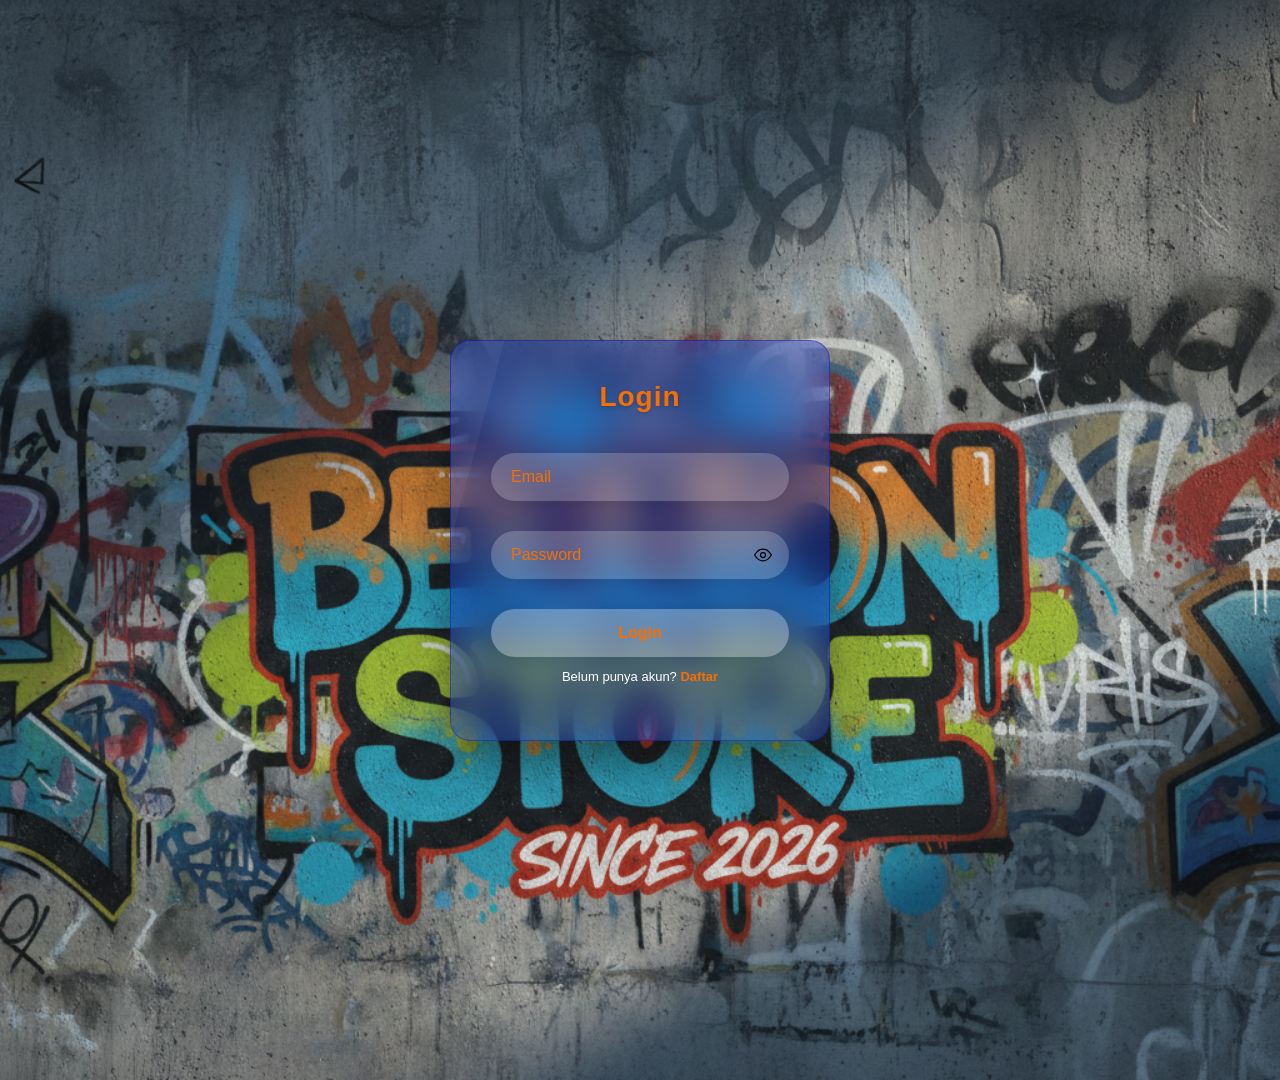
<file: index.html>
<!doctype html>
<html lang="en">
  <head>
    <meta charset="UTF-8" />
    <meta name="viewport" content="width=device-width, initial-scale=1.0" />
    <title>Login - Bellion Store</title>
    <link rel="stylesheet" href="style login bellion store.css" />
    <script src="https://accounts.google.com/gsi/client" async defer></script>
    <style>
      .input-group {
        position: relative;
      }
      .toggle-password {
        position: absolute;
        right: 10px;
        top: 50%;
        transform: translateY(-50%);
        background: transparent;
        border: none;
        padding: 6px;
        cursor: pointer;
        border-radius: 6px;
      }
      .toggle-password svg {
        width: 20px;
        height: 20px;
        display: block;
      }
    </style>
  </head>
  <body>
    <div class="glass-container">
      <!-- Login Form -->
      <form
        id="loginForm"
        onsubmit="AuthSystem.handleLogin(event)"
        autocomplete="off"
      >
        <!-- Dummy fields to capture browser autofill (keeps real inputs empty) -->
        <input
          type="text"
          name="fake_username"
          autocomplete="username"
          style="
            position: absolute;
            left: -9999px;
            top: auto;
            width: 1px;
            height: 1px;
            overflow: hidden;
          "
        />
        <input
          type="password"
          name="fake_password"
          autocomplete="current-password"
          style="
            position: absolute;
            left: -9999px;
            top: auto;
            width: 1px;
            height: 1px;
            overflow: hidden;
          "
        />
        <h2>Login</h2>

        <div class="input-group">
          <input
            type="email"
            id="email"
            name="email_input"
            required
            autocomplete="off"
          />
          <label for="email">Email</label>
        </div>

        <div class="input-group">
          <input
            type="password"
            id="password"
            name="password_input"
            required
            autocomplete="new-password"
          />
          <label for="password">Password</label>
          <button
            type="button"
            class="toggle-password"
            data-target="password"
            aria-label="Tampilkan password"
          >
            <svg
              viewBox="0 0 24 24"
              fill="none"
              stroke="currentColor"
              stroke-width="1.5"
              stroke-linecap="round"
              stroke-linejoin="round"
            >
              <path d="M2 12s4-7 10-7 10 7 10 7-4 7-10 7S2 12 2 12z"></path>
              <circle cx="12" cy="12" r="3"></circle>
            </svg>
          </button>
        </div>

        <div
          id="loginError"
          style="color: #f44336; text-align: center; margin-top: 8px"
        ></div>

        <button type="submit" class="login-btn">Login</button>

        <div style="text-align: center; margin-top: 12px; font-size: 13px">
          Belum punya akun?
          <a
            href="#"
            id="show-register"
            style="color: #f76f00; text-decoration: none; font-weight: 600"
            >Daftar</a
          >
        </div>

        <div style="text-align: center; margin-top: 16px">
          <div
            id="g_id_onload"
            data-client_id="338433787426-6boeu2to1vkmdhatgoig68cjnmnned7u.apps.googleusercontent.com"
            data-callback="handleGoogleSignIn"
          ></div>
          <div class="g_id_signin" data-type="standard"></div>
        </div>
      </form>

      <!-- Register Form -->
      <form
        id="registerForm"
        style="display: none"
        onsubmit="AuthSystem.handleRegister(event)"
        autocomplete="off"
      >
        <!-- Dummy fields to capture browser autofill for register form -->
        <input
          type="text"
          name="fake_reg_username"
          autocomplete="username"
          style="
            position: absolute;
            left: -9999px;
            top: auto;
            width: 1px;
            height: 1px;
            overflow: hidden;
          "
        />
        <input
          type="password"
          name="fake_reg_password"
          autocomplete="new-password"
          style="
            position: absolute;
            left: -9999px;
            top: auto;
            width: 1px;
            height: 1px;
            overflow: hidden;
          "
        />
        <h2>Daftar Akun</h2>

        <div class="input-group">
          <input
            type="email"
            id="reg-email"
            name="reg_email_input"
            required
            autocomplete="off"
          />
          <label for="reg-email">Email</label>
        </div>

        <div class="input-group">
          <input
            type="password"
            id="reg-password"
            name="reg_password_input"
            required
            minlength="6"
            autocomplete="new-password"
          />
          <label for="reg-password">Password (min 6 karakter)</label>
          <button
            type="button"
            class="toggle-password"
            data-target="reg-password"
            aria-label="Tampilkan password"
          >
            <svg
              viewBox="0 0 24 24"
              fill="none"
              stroke="currentColor"
              stroke-width="1.5"
              stroke-linecap="round"
              stroke-linejoin="round"
            >
              <path d="M2 12s4-7 10-7 10 7 10 7-4 7-10 7S2 12 2 12z"></path>
              <circle cx="12" cy="12" r="3"></circle>
            </svg>
          </button>
        </div>

        <div class="input-group">
          <input
            type="password"
            id="reg-confirm"
            name="reg_confirm_input"
            required
            minlength="6"
            autocomplete="new-password"
          />
          <label for="reg-confirm">Konfirmasi Password</label>
          <button
            type="button"
            class="toggle-password"
            data-target="reg-confirm"
            aria-label="Tampilkan password"
          >
            <svg
              viewBox="0 0 24 24"
              fill="none"
              stroke="currentColor"
              stroke-width="1.5"
              stroke-linecap="round"
              stroke-linejoin="round"
            >
              <path d="M2 12s4-7 10-7 10 7 10 7-4 7-10 7S2 12 2 12z"></path>
              <circle cx="12" cy="12" r="3"></circle>
            </svg>
          </button>
        </div>

        <div
          id="registerError"
          style="color: #f44336; text-align: center; margin-top: 8px"
        ></div>
        <div
          id="registerSuccess"
          style="color: #4caf50; text-align: center; margin-top: 8px"
        ></div>

        <div style="display: flex; gap: 8px; margin-top: 12px">
          <button type="submit" class="login-btn" style="flex: 1">
            Daftar
          </button>
          <button
            type="button"
            id="cancel-register"
            class="login-btn"
            style="background: #777; flex: 1"
          >
            Batal
          </button>
        </div>
      </form>
    </div>

    <script>
      // ============================================
      // BELLION STORE AUTHENTICATION SYSTEM
      // ============================================
      const AuthSystem = (function () {
        "use strict";

        // ========== Constants ==========
        const USERS_KEY = "bellion_users";
        const SESSION_KEY = "bellion_session";
        const STORE_PAGE = "homepage.html";

        // ========== Session Management ==========
        const Session = {
          set(email) {
            sessionStorage.setItem(
              SESSION_KEY,
              JSON.stringify({
                email,
                loginTime: new Date().toISOString(),
              }),
            );
          },

          get() {
            try {
              return JSON.parse(sessionStorage.getItem(SESSION_KEY) || "null");
            } catch {
              return null;
            }
          },

          clear() {
            sessionStorage.removeItem(SESSION_KEY);
          },
        };

        // ========== Storage Management ==========
        const Storage = {
          getUsers() {
            try {
              return JSON.parse(localStorage.getItem(USERS_KEY) || "{}");
            } catch (e) {
              console.error("Storage error:", e);
              return {};
            }
          },

          saveUsers(users) {
            try {
              localStorage.setItem(USERS_KEY, JSON.stringify(users));
            } catch (e) {
              console.error("Storage save error:", e);
            }
          },

          getUser(email) {
            const users = this.getUsers();
            return users[email] || null;
          },

          addUser(email, passwordHash) {
            const users = this.getUsers();
            users[email] = { password: passwordHash };
            this.saveUsers(users);
          },

          userExists(email) {
            return email in this.getUsers();
          },
        };

        // ========== Password Utilities ==========
        const Password = {
          encode(pw) {
            return btoa(pw);
          },

          verify(plainPassword, hash) {
            return this.encode(plainPassword) === hash;
          },
        };
        // Password toggle helper (adds eye icon behaviour)
        const _eyeClosed = `
                <svg viewBox="0 0 24 24" fill="none" stroke="currentColor" stroke-width="1.5" stroke-linecap="round" stroke-linejoin="round">
                    <path d="M2 12s4-7 10-7 10 7 10 7-4 7-10 7S2 12 2 12z"></path>
                    <circle cx="12" cy="12" r="3"></circle>
                </svg>`;
        const _eyeOpen = `
                <svg viewBox="0 0 24 24" fill="none" stroke="currentColor" stroke-width="1.5" stroke-linecap="round" stroke-linejoin="round">
                    <path d="M17.94 17.94A10.07 10.07 0 0 1 12 19c-6 0-10-7-10-7a18.86 18.86 0 0 1 4.06-5.94"></path>
                    <path d="M1 1l22 22"></path>
                </svg>`;

        function initPasswordToggles() {
          document.querySelectorAll(".toggle-password").forEach((btn) => {
            const targetId = btn.dataset.target;
            const input = document.getElementById(targetId);
            if (!input) return;
            // set initial icon
            btn.innerHTML = _eyeClosed;
            btn.addEventListener("click", () => {
              if (input.type === "password") {
                input.type = "text";
                btn.innerHTML = _eyeOpen;
                btn.setAttribute("aria-label", "Sembunyikan password");
              } else {
                input.type = "password";
                btn.innerHTML = _eyeClosed;
                btn.setAttribute("aria-label", "Tampilkan password");
              }
            });
          });
        }

        // ========== Validation ==========
        const Validators = {
          email(value) {
            const trimmed = value.trim().toLowerCase();
            if (!trimmed)
              return { valid: false, error: "Email tidak boleh kosong." };
            if (!trimmed.includes("@"))
              return { valid: false, error: "Email tidak valid." };
            return { valid: true, value: trimmed };
          },

          password(value) {
            if (!value)
              return { valid: false, error: "Password tidak boleh kosong." };
            if (value.length < 6)
              return { valid: false, error: "Password minimal 6 karakter." };
            return { valid: true };
          },

          passwordMatch(pw1, pw2) {
            if (pw1 !== pw2)
              return { valid: false, error: "Password tidak cocok." };
            return { valid: true };
          },
        };

        // ========== UI Helpers ==========
        const UI = {
          showError(elementId, msg) {
            const el = document.getElementById(elementId);
            if (el) el.textContent = msg;
          },

          showSuccess(elementId, msg) {
            const el = document.getElementById(elementId);
            if (el) el.textContent = msg;
          },

          clearErrors() {
            ["loginError", "registerError", "registerSuccess"].forEach((id) => {
              const el = document.getElementById(id);
              if (el) el.textContent = "";
            });
          },

          switchForm(hideId, showId) {
            this.clearErrors();
            const hideForm = document.getElementById(hideId);
            const showForm = document.getElementById(showId);
            if (hideForm) hideForm.style.display = "none";
            if (showForm) showForm.style.display = "";
          },
        };

        // ========== JWT Parser (for Google Sign-In) ==========
        const JWT = {
          parse(token) {
            try {
              const base64Url = token.split(".")[1];
              const base64 = base64Url.replace(/-/g, "+").replace(/_/g, "/");
              const jsonPayload = decodeURIComponent(
                atob(base64)
                  .split("")
                  .map(
                    (c) =>
                      "%" + ("00" + c.charCodeAt(0).toString(16)).slice(-2),
                  )
                  .join(""),
              );
              return JSON.parse(jsonPayload);
            } catch (e) {
              return null;
            }
          },
        };

        // ========== Public API ==========
        return {
          handleLogin(event) {
            event.preventDefault();
            UI.clearErrors();

            const emailVal = document.getElementById("email").value;
            const passwordVal = document.getElementById("password").value;

            const emailValidation = Validators.email(emailVal);
            if (!emailValidation.valid) {
              UI.showError("loginError", emailValidation.error);
              return;
            }

            const passwordValidation = Validators.password(passwordVal);
            if (!passwordValidation.valid) {
              UI.showError("loginError", passwordValidation.error);
              return;
            }

            const email = emailValidation.value;
            const user = Storage.getUser(email);

            if (!user) {
              UI.showError(
                "loginError",
                "Akun tidak ditemukan. Silakan daftar.",
              );
              return;
            }

            if (!Password.verify(passwordVal, user.password)) {
              UI.showError("loginError", "Email atau password salah.");
              return;
            }

            Session.set(email);
            window.location.href = STORE_PAGE;
          },

          handleRegister(event) {
            event.preventDefault();
            UI.clearErrors();

            const emailVal = document.getElementById("reg-email").value;
            const passwordVal = document.getElementById("reg-password").value;
            const confirmVal = document.getElementById("reg-confirm").value;

            const emailValidation = Validators.email(emailVal);
            if (!emailValidation.valid) {
              UI.showError("registerError", emailValidation.error);
              return;
            }

            const passwordValidation = Validators.password(passwordVal);
            if (!passwordValidation.valid) {
              UI.showError("registerError", passwordValidation.error);
              return;
            }

            const matchValidation = Validators.passwordMatch(
              passwordVal,
              confirmVal,
            );
            if (!matchValidation.valid) {
              UI.showError("registerError", matchValidation.error);
              return;
            }

            const email = emailValidation.value;
            if (Storage.userExists(email)) {
              UI.showError("registerError", "Email sudah terdaftar.");
              return;
            }

            const passwordHash = Password.encode(passwordVal);
            Storage.addUser(email, passwordHash);

            UI.showSuccess(
              "registerSuccess",
              "Pendaftaran berhasil! Silakan login.",
            );
            document.getElementById("registerForm").reset();

            setTimeout(() => {
              UI.switchForm("registerForm", "loginForm");
            }, 1500);
          },

          handleGoogleSignIn(response) {
            const data = JWT.parse(response.credential);
            if (data && data.email) {
              Session.set(data.email);
              window.location.href = STORE_PAGE;
            }
          },

          init() {
            // Form toggle
            const showRegBtn = document.getElementById("show-register");
            const cancelRegBtn = document.getElementById("cancel-register");

            if (showRegBtn) {
              showRegBtn.addEventListener("click", (e) => {
                e.preventDefault();
                UI.switchForm("loginForm", "registerForm");
              });
            }

            if (cancelRegBtn) {
              cancelRegBtn.addEventListener("click", () => {
                UI.switchForm("registerForm", "loginForm");
                document.getElementById("registerForm").reset();
              });
            }

            // Clear errors on input
            [
              "email",
              "password",
              "reg-email",
              "reg-password",
              "reg-confirm",
            ].forEach((id) => {
              const el = document.getElementById(id);
              if (el) el.addEventListener("input", () => UI.clearErrors());
            });

            // Prevent browser autofill: clear values and disable autocomplete on inputs
            [
              "email",
              "password",
              "reg-email",
              "reg-password",
              "reg-confirm",
            ].forEach((id) => {
              const el = document.getElementById(id);
              if (el) {
                try {
                  el.autocomplete = "off";
                } catch (e) {}
                el.value = "";
              }
            });

            // Initialize password visibility toggles
            try {
              initPasswordToggles();
            } catch (e) {
              /* ignore if not available */
            }

            // Initialize Google Sign-In
            if (window.google?.accounts?.id?.initialize) {
              google.accounts.id.initialize({
                client_id:
                  "338433787426-6boeu2to1vkmdhatgoig68cjnmnned7u.apps.googleusercontent.com",
                callback: handleGoogleSignIn,
              });
            }
          },
        };
      })();

      // Expose a global wrapper so GSI (data-callback) can call into the module
      window.handleGoogleSignIn = function (response) {
        try {
          AuthSystem.handleGoogleSignIn(response);
        } catch (e) {
          console.error("Google sign-in wrapper error:", e);
        }
      };

      // Initialize on DOM ready
      document.addEventListener("DOMContentLoaded", () => {
        AuthSystem.init();
      });
    </script>
  </body>
</html>
</file>
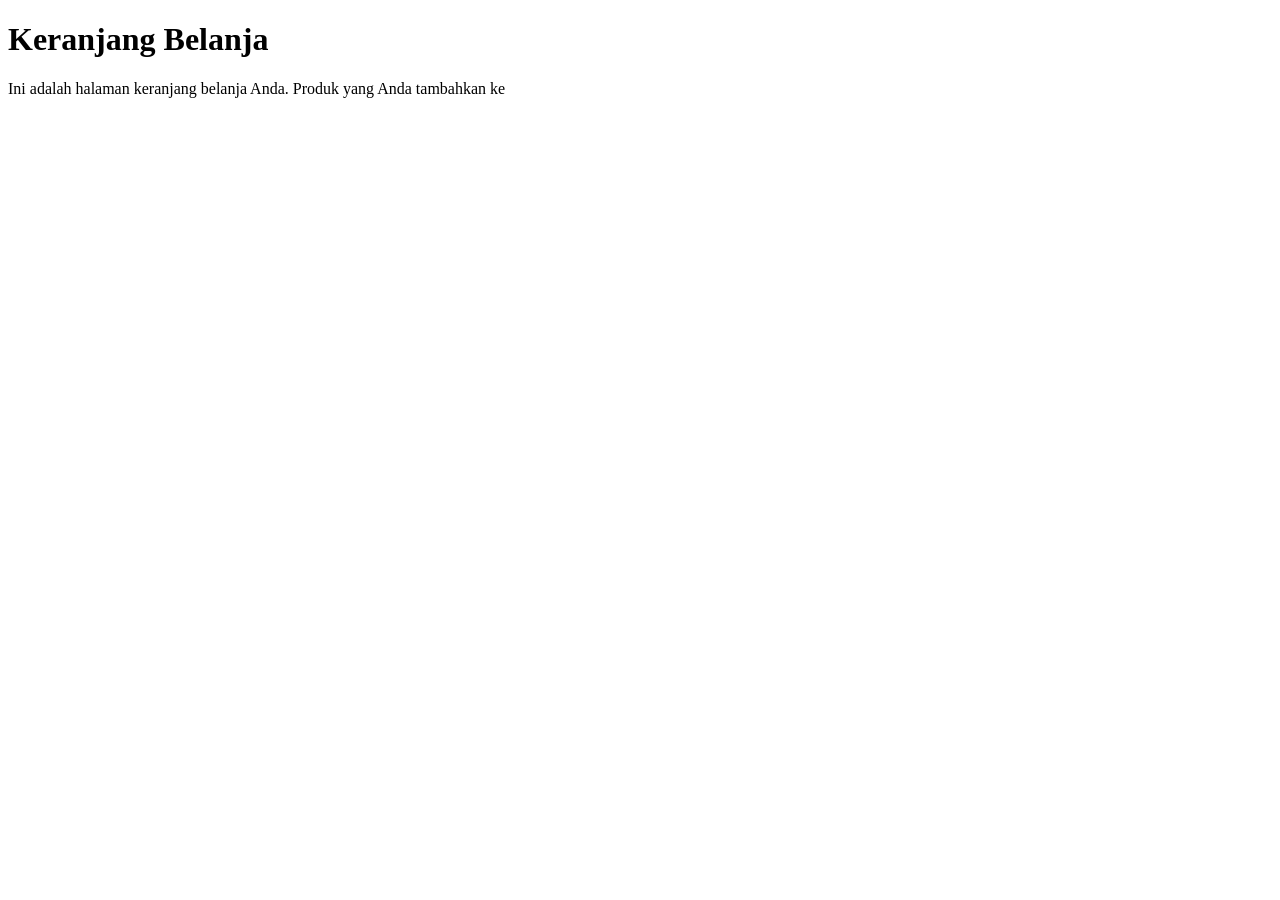
<file: cart.html>
<!doctype html>
<html lang="en">
  <head>
    <meta charset="UTF-8" />
    <meta
      name="viewport"
      content="width=c:\Users\malta\OneDrive\문서\tugas\bellion_store_new_design\bellion\about_us.html, initial-scale=1.0"
    />
    <title>Document</title>
  </head>
  <body>
    <h1>Keranjang Belanja</h1>
    <p>
      Ini adalah halaman keranjang belanja Anda. Produk yang Anda tambahkan ke
    </p>
  </body>
</html>
</file>
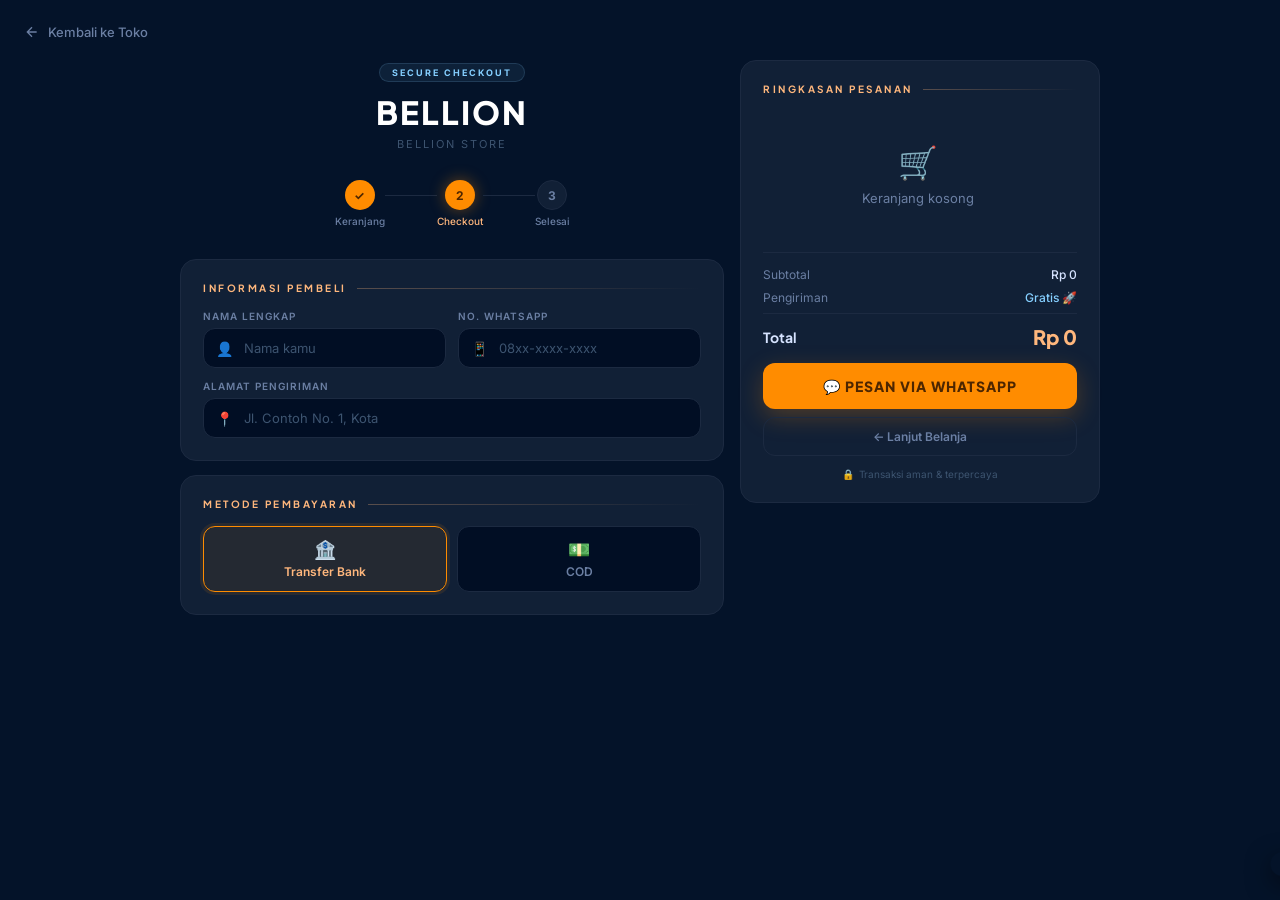
<file: checkout.html>
<!doctype html>
<html lang="id">
  <head>
    <meta charset="UTF-8" />
    <meta name="viewport" content="width=device-width, initial-scale=1.0" />
    <title>Checkout – Bellion Store</title>
    <link rel="stylesheet" href="check out.css" />
  </head>
  <body>
    <a class="back-link" href="bellion store.html">
      <svg
        viewBox="0 0 24 24"
        fill="none"
        stroke="currentColor"
        stroke-width="2"
      >
        <path d="M19 12H5M12 5l-7 7 7 7" />
      </svg>
      Kembali ke Toko
    </a>

    <div class="page">
      <div class="checkout-wrap">
        <!-- LEFT: Form -->
        <div>
          <div class="brand-header">
            <span class="brand-badge">SECURE CHECKOUT</span>
            <span class="brand-logo">BELLION</span>
            <span class="brand-sub">Bellion Store</span>
          </div>

          <div class="steps">
            <div class="step done">
              <div class="step-dot">✓</div>
              <div class="step-label">Keranjang</div>
            </div>
            <div class="step-line"></div>
            <div class="step active">
              <div class="step-dot">2</div>
              <div class="step-label">Checkout</div>
            </div>
            <div class="step-line"></div>
            <div class="step idle">
              <div class="step-dot">3</div>
              <div class="step-label">Selesai</div>
            </div>
          </div>

          <!-- Info Pembeli -->
          <div class="card">
            <div class="card-title">Informasi Pembeli</div>
            <div class="field-group">
              <div class="field-row">
                <div class="field">
                  <label>Nama Lengkap</label>
                  <div class="field-icon">
                    <span class="ico">👤</span>
                    <input
                      type="text"
                      id="namaPembeli"
                      placeholder="Nama kamu"
                    />
                  </div>
                </div>
                <div class="field">
                  <label>No. WhatsApp</label>
                  <div class="field-icon">
                    <span class="ico">📱</span>
                    <input
                      type="tel"
                      id="nomorWA"
                      placeholder="08xx-xxxx-xxxx"
                      pattern="^08\d{2}-\d{4}-\d{2,5}$"
                      required
                    />
                  </div>
                </div>
              </div>
              <div class="field">
                <label>Alamat Pengiriman</label>
                <div class="field-icon">
                  <span class="ico">📍</span>
                  <input
                    type="text"
                    id="alamat"
                    placeholder="Jl. Contoh No. 1, Kota"
                  />
                </div>
              </div>
            </div>
          </div>

          <!-- Metode Pembayaran -->
          <div class="card">
            <div class="card-title">Metode Pembayaran</div>
            <div class="payment-methods">
              <div
                class="pay-option selected"
                onclick="selectPayment(this, 'Transfer Bank')"
              >
                <span class="pay-icon">🏦</span>
                Transfer Bank
              </div>
              <div
                class="pay-option"
                onclick="selectPayment(this, 'COD - Bayar di Tempat')"
              >
                <span class="pay-icon">💵</span>
                COD
              </div>
            </div>

            <div class="bayar-section" id="bayarSection">
              <div class="field">
                <label>Jumlah Bayar (COD)</label>
                <input
                  type="number"
                  id="bayarInput"
                  placeholder="Masukkan nominal bayar"
                  oninput="hitungKembalian()"
                />
              </div>
              <div
                class="kembalian-box"
                id="kembalianBox"
                style="display: none"
              >
                <span>Kembalian</span>
                <span id="kembalianVal">—</span>
              </div>
            </div>
          </div>
        </div>

        <!-- RIGHT: Order Summary -->
        <div class="card" style="position: sticky; top: 24px">
          <div class="card-title">Ringkasan Pesanan</div>

          <div class="order-items" id="orderItems">
            <div class="empty-cart">
              <div class="icon">🛒</div>
              <div>Keranjang kosong</div>
            </div>
          </div>

          <div class="summary-rows">
            <div class="summary-row">
              <span>Subtotal</span>
              <span class="val" id="subtotalVal">Rp 0</span>
            </div>
            <div
              class="summary-row discount"
              id="discountRow"
              style="display: none"
            >
              <span>Diskon 🎉</span>
              <span class="val" id="discountVal">-Rp 0</span>
            </div>
            <div class="summary-row">
              <span>Pengiriman</span>
              <span class="val" style="color: var(--tertiary)">Gratis 🚀</span>
            </div>
            <div class="summary-row total">
              <span>Total</span>
              <span class="val" id="totalVal">Rp 0</span>
            </div>
          </div>

          <button class="btn-checkout" onclick="prosesCheckout()">
            💬 Pesan via WhatsApp
          </button>
          <button class="btn-back" onclick="window.history.back()">
            ← Lanjut Belanja
          </button>

          <div class="secure-badge">
            <span class="lock">🔒</span>
            Transaksi aman & terpercaya
          </div>
        </div>
      </div>
    </div>

    <div class="toast" id="toast"></div>

    <script>
      const PHONE_NUMBER = "6283194941654";

      let cart = JSON.parse(localStorage.getItem("cart")) || [];
      let selectedPayment = "Transfer Bank";
      let totalAkhir = 0;

      function renderItems() {
        const container = document.getElementById("orderItems");

        if (cart.length === 0) {
          const params = new URLSearchParams(window.location.search);
          const nama = params.get("nama");
          const harga = params.get("harga");
          if (nama && harga) {
            cart = [
              { name: nama, price: parseFloat(harga), qty: 1, image: null },
            ];
            renderItems();
            return;
          }
          container.innerHTML = `<div class="empty-cart"><div class="icon">🛒</div><div>Keranjang kosong</div></div>`;
          hitungTotal();
          return;
        }

        container.innerHTML = cart
          .map(
            (item) => `
          <div class="order-item">
            <img src="${item.image || ""}" alt="${item.name}" onerror="this.style.display='none'">
            <div style="flex:1">
              <div class="item-name">${item.name}</div>
              <div class="item-qty">× ${item.qty}</div>
            </div>
            <div class="item-price">Rp ${(item.price * item.qty).toLocaleString("id-ID")}</div>
          </div>
        `,
          )
          .join("");

        hitungTotal();
      }

      function hitungTotal() {
        const subtotal = cart.reduce((s, i) => s + i.price * i.qty, 0);
        let diskon = 0;
        if (subtotal >= 500000) diskon = subtotal * 0.1;
        else if (subtotal >= 300000) diskon = subtotal * 0.05;
        totalAkhir = subtotal - diskon;

        document.getElementById("subtotalVal").textContent =
          "Rp " + subtotal.toLocaleString("id-ID");
        document.getElementById("totalVal").textContent =
          "Rp " + totalAkhir.toLocaleString("id-ID");

        const discRow = document.getElementById("discountRow");
        if (diskon > 0) {
          discRow.style.display = "flex";
          document.getElementById("discountVal").textContent =
            "-Rp " + diskon.toLocaleString("id-ID");
        } else {
          discRow.style.display = "none";
        }
      }

      function selectPayment(el, method) {
        document
          .querySelectorAll(".pay-option")
          .forEach((o) => o.classList.remove("selected"));
        el.classList.add("selected");
        selectedPayment = method;

        const bayarSection = document.getElementById("bayarSection");
        if (method === "COD - Bayar di Tempat") {
          bayarSection.classList.add("show");
        } else {
          bayarSection.classList.remove("show");
          document.getElementById("kembalianBox").style.display = "none";
        }
      }

      function hitungKembalian() {
        const bayar =
          parseFloat(document.getElementById("bayarInput").value) || 0;
        const box = document.getElementById("kembalianBox");
        const val = document.getElementById("kembalianVal");
        if (bayar > 0) {
          box.style.display = "flex";
          const kembalian = bayar - totalAkhir;
          if (kembalian < 0) {
            box.classList.add("minus");
            val.textContent =
              "-Rp " + Math.abs(kembalian).toLocaleString("id-ID");
          } else {
            box.classList.remove("minus");
            val.textContent = "Rp " + kembalian.toLocaleString("id-ID");
          }
        } else {
          box.style.display = "none";
        }
      }

      function showToast(msg, type = "success") {
        const t = document.getElementById("toast");
        t.textContent = msg;
        t.className = `toast ${type} show`;
        setTimeout(() => t.classList.remove("show"), 3000);
      }

      function prosesCheckout() {
        const nama = document.getElementById("namaPembeli").value.trim();
        const wa = document.getElementById("nomorWA").value.trim();
        const alamat = document.getElementById("alamat").value.trim();

        if (!nama) {
          showToast("⚠️ Masukkan nama kamu dulu!", "error");
          return;
        }
        if (!wa) {
          showToast("⚠️ Masukkan nomor WhatsApp kamu!", "error");
          return;
        }
        if (!alamat) {
          showToast("⚠️ Masukkan alamat pengiriman!", "error");
          return;
        }
        if (cart.length === 0) {
          showToast("⚠️ Keranjang masih kosong!", "error");
          return;
        }

        const subtotal = cart.reduce((s, i) => s + i.price * i.qty, 0);
        let diskon = 0;
        if (subtotal >= 500000) diskon = subtotal * 0.1;
        else if (subtotal >= 300000) diskon = subtotal * 0.05;
        const total = subtotal - diskon;

        let daftarItem = "";
        cart.forEach((item) => {
          daftarItem += `  • ${item.name} (×${item.qty}) — Rp ${(item.price * item.qty).toLocaleString("id-ID")}\n`;
        });

        let pesan = `PESANAN BARU – BELLION STORE\n`;
        pesan += `━━━━━━━━━━━━━━━━━━━━\n\n`;
        pesan += `Nama: ${nama}\n`;
        pesan += `No. WA: ${wa}\n`;
        pesan += `Alamat: ${alamat}\n`;
        pesan += `Pembayaran: ${selectedPayment}\n\n`;
        pesan += `Detail Pesanan:\n${daftarItem}\n`;
        pesan += `━━━━━━━━━━━━━━━━━━━━\n`;
        pesan += `Subtotal: Rp ${subtotal.toLocaleString("id-ID")}\n`;
        if (diskon > 0)
          pesan += `Diskon: -Rp ${diskon.toLocaleString("id-ID")}\n`;
        pesan += `Total: Rp ${total.toLocaleString("id-ID")}\n\n`;
        pesan += `Mohon konfirmasi pesanan saya ya kak!`;

        const url = `https://wa.me/${PHONE_NUMBER}?text=${encodeURIComponent(pesan)}`;
        window.open(url, "_blank");
        showToast("✅ Membuka WhatsApp...", "success");
      }

      // Auto-format phone number to 08xx-xxxx-xxxx
      document
        .getElementById("nomorWA")
        .addEventListener("input", function (e) {
          let val = e.target.value.replace(/\D/g, ""); // Remove all non-numeric characters

          // Ensure it starts with 08 if there are any characters
          if (val.length > 0 && !val.startsWith("0")) {
            val = "08" + val;
          } else if (val.length > 1 && !val.startsWith("08")) {
            val = "08" + val.substring(2);
          }

          if (val.length > 13) val = val.substring(0, 13); // Max 13 digits

          // Format as 08xx-xxxx-xxxx
          let formatted = val;
          if (val.length > 4) {
            formatted = val.substring(0, 4) + "-" + val.substring(4);
          }
          if (val.length > 8) {
            formatted = formatted.substring(0, 9) + "-" + val.substring(8);
          }

          e.target.value = formatted;
        });

      renderItems();
    </script>
  </body>
</html>
</file>
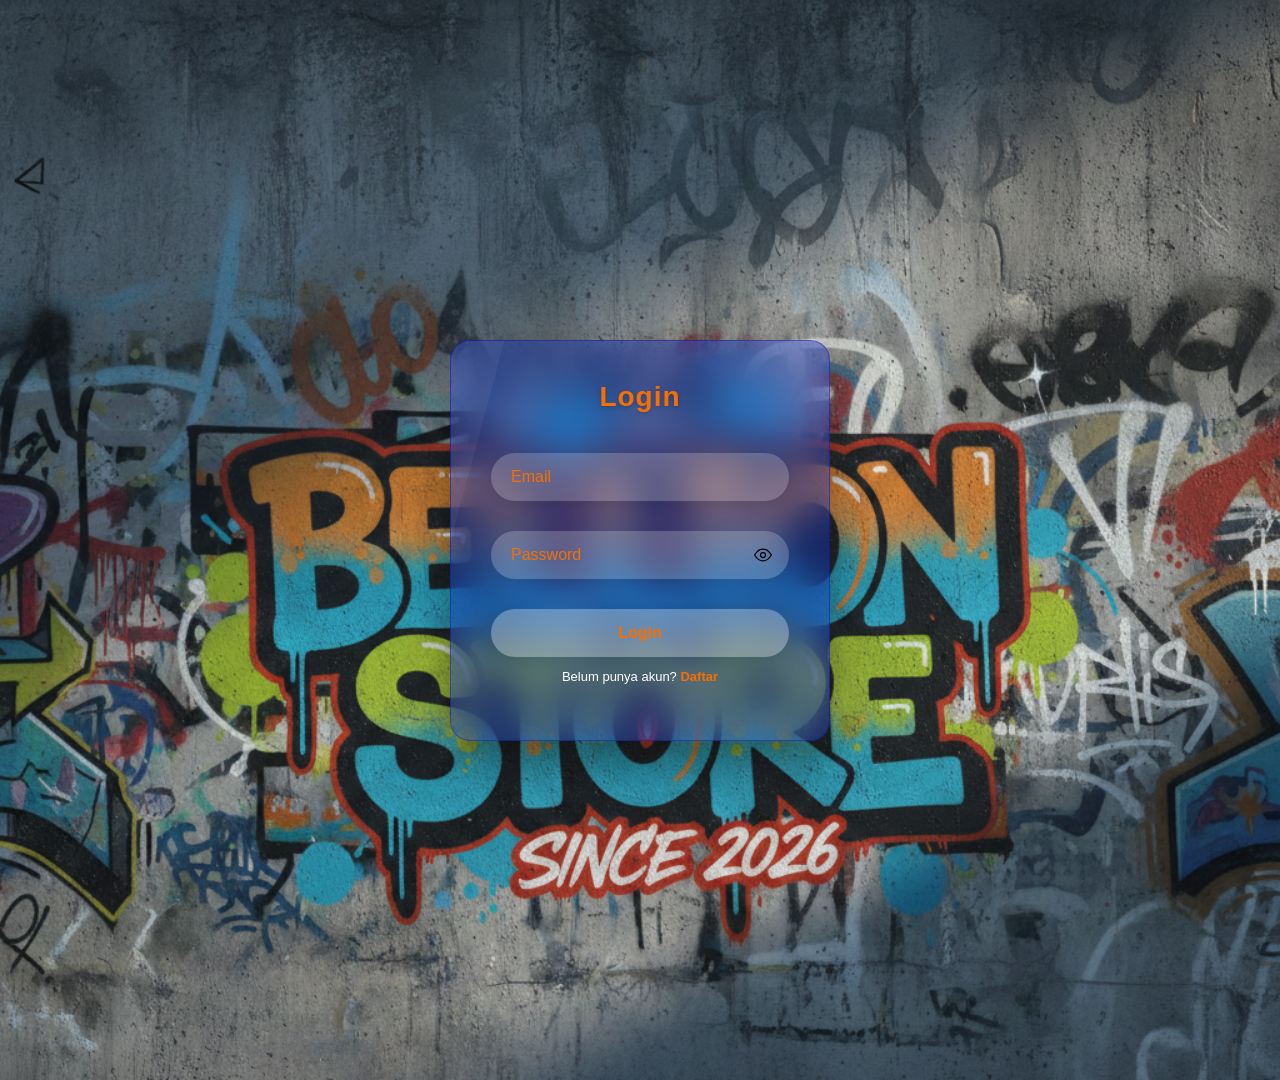
<file: login bellion store.html>
<!DOCTYPE html>
<html lang="en">
<head>
    <meta charset="UTF-8">
    <meta name="viewport" content="width=device-width, initial-scale=1.0">
    <title>Login - Bellion Store</title>
    <link rel="stylesheet" href="style login bellion store.css">
    <script src="https://accounts.google.com/gsi/client" async defer></script>
    <style>
        .input-group{position:relative}
        .toggle-password{position:absolute;right:10px;top:50%;transform:translateY(-50%);background:transparent;border:none;padding:6px;cursor:pointer;border-radius:6px}
        .toggle-password svg{width:20px;height:20px;display:block}
    </style>
</head>
<body>
    <div class="glass-container">
        <!-- Login Form -->
        <form id="loginForm" onsubmit="AuthSystem.handleLogin(event)" autocomplete="off">
            <!-- Dummy fields to capture browser autofill (keeps real inputs empty) -->
            <input type="text" name="fake_username" autocomplete="username" style="position:absolute;left:-9999px;top:auto;width:1px;height:1px;overflow:hidden;" />
            <input type="password" name="fake_password" autocomplete="current-password" style="position:absolute;left:-9999px;top:auto;width:1px;height:1px;overflow:hidden;" />
            <h2>Login</h2>

            <div class="input-group">
                <input type="email" id="email" name="email_input" required autocomplete="off">
                <label for="email">Email</label>
            </div>

            <div class="input-group">
                <input type="password" id="password" name="password_input" required autocomplete="new-password">
                <label for="password">Password</label>
                <button type="button" class="toggle-password" data-target="password" aria-label="Tampilkan password">
                    <svg viewBox="0 0 24 24" fill="none" stroke="currentColor" stroke-width="1.5" stroke-linecap="round" stroke-linejoin="round"><path d="M2 12s4-7 10-7 10 7 10 7-4 7-10 7S2 12 2 12z"></path><circle cx="12" cy="12" r="3"></circle></svg>
                </button>
            </div>

            <div id="loginError" style="color:#f44336; text-align:center; margin-top:8px;"></div>

            <button type="submit" class="login-btn">Login</button>

            <div style="text-align: center; margin-top: 12px; font-size: 13px;">
                Belum punya akun? <a href="#" id="show-register" style="color:#f76f00; text-decoration:none; font-weight:600;">Daftar</a>
            </div>

            <div style="text-align: center; margin-top: 16px;">
                 <div id="g_id_onload"
                     data-client_id="338433787426-6boeu2to1vkmdhatgoig68cjnmnned7u.apps.googleusercontent.com"
                     data-callback="handleGoogleSignIn">
                 </div>
                <div class="g_id_signin" data-type="standard"></div>
            </div>
        </form>

        <!-- Register Form -->
        <form id="registerForm" style="display:none;" onsubmit="AuthSystem.handleRegister(event)" autocomplete="off">
            <!-- Dummy fields to capture browser autofill for register form -->
            <input type="text" name="fake_reg_username" autocomplete="username" style="position:absolute;left:-9999px;top:auto;width:1px;height:1px;overflow:hidden;" />
            <input type="password" name="fake_reg_password" autocomplete="new-password" style="position:absolute;left:-9999px;top:auto;width:1px;height:1px;overflow:hidden;" />
            <h2>Daftar Akun</h2>

            <div class="input-group">
                <input type="email" id="reg-email" name="reg_email_input" required autocomplete="off">
                <label for="reg-email">Email</label>
            </div>

            <div class="input-group">
                <input type="password" id="reg-password" name="reg_password_input" required minlength="6" autocomplete="new-password">
                <label for="reg-password">Password (min 6 karakter)</label>
                <button type="button" class="toggle-password" data-target="reg-password" aria-label="Tampilkan password">
                    <svg viewBox="0 0 24 24" fill="none" stroke="currentColor" stroke-width="1.5" stroke-linecap="round" stroke-linejoin="round"><path d="M2 12s4-7 10-7 10 7 10 7-4 7-10 7S2 12 2 12z"></path><circle cx="12" cy="12" r="3"></circle></svg>
                </button>
            </div>

            <div class="input-group">
                <input type="password" id="reg-confirm" name="reg_confirm_input" required minlength="6" autocomplete="new-password">
                <label for="reg-confirm">Konfirmasi Password</label>
                <button type="button" class="toggle-password" data-target="reg-confirm" aria-label="Tampilkan password">
                    <svg viewBox="0 0 24 24" fill="none" stroke="currentColor" stroke-width="1.5" stroke-linecap="round" stroke-linejoin="round"><path d="M2 12s4-7 10-7 10 7 10 7-4 7-10 7S2 12 2 12z"></path><circle cx="12" cy="12" r="3"></circle></svg>
                </button>
            </div>

            <div id="registerError" style="color:#f44336; text-align:center; margin-top:8px;"></div>
            <div id="registerSuccess" style="color:#4caf50; text-align:center; margin-top:8px;"></div>

            <div style="display:flex; gap:8px; margin-top:12px;">
                <button type="submit" class="login-btn" style="flex:1;">Daftar</button>
                <button type="button" id="cancel-register" class="login-btn" style="background:#777; flex:1;">Batal</button>
            </div>
        </form>
    </div>

    <script>
        // ============================================
        // BELLION STORE AUTHENTICATION SYSTEM
        // ============================================
        const AuthSystem = (function() {
            'use strict';

            // ========== Constants ==========
            const USERS_KEY = 'bellion_users';
            const SESSION_KEY = 'bellion_session';
            const STORE_PAGE = 'homepage.html';

            // ========== Session Management ==========
            const Session = {
                set(email) {
                    sessionStorage.setItem(SESSION_KEY, JSON.stringify({
                        email,
                        loginTime: new Date().toISOString()
                    }));
                },

                get() {
                    try {
                        return JSON.parse(sessionStorage.getItem(SESSION_KEY) || 'null');
                    } catch {
                        return null;
                    }
                },

                clear() {
                    sessionStorage.removeItem(SESSION_KEY);
                }
            };

            // ========== Storage Management ==========
            const Storage = {
                getUsers() {
                    try {
                        return JSON.parse(localStorage.getItem(USERS_KEY) || '{}');
                    } catch (e) {
                        console.error('Storage error:', e);
                        return {};
                    }
                },

                saveUsers(users) {
                    try {
                        localStorage.setItem(USERS_KEY, JSON.stringify(users));
                    } catch (e) {
                        console.error('Storage save error:', e);
                    }
                },

                getUser(email) {
                    const users = this.getUsers();
                    return users[email] || null;
                },

                addUser(email, passwordHash) {
                    const users = this.getUsers();
                    users[email] = { password: passwordHash };
                    this.saveUsers(users);
                },

                userExists(email) {
                    return email in this.getUsers();
                }
            };

            // ========== Password Utilities ==========
            const Password = {
                encode(pw) {
                    return btoa(pw);
                },

                verify(plainPassword, hash) {
                    return this.encode(plainPassword) === hash;
                }
            };
            // Password toggle helper (adds eye icon behaviour)
            const _eyeClosed = `
                <svg viewBox="0 0 24 24" fill="none" stroke="currentColor" stroke-width="1.5" stroke-linecap="round" stroke-linejoin="round">
                    <path d="M2 12s4-7 10-7 10 7 10 7-4 7-10 7S2 12 2 12z"></path>
                    <circle cx="12" cy="12" r="3"></circle>
                </svg>`;
            const _eyeOpen = `
                <svg viewBox="0 0 24 24" fill="none" stroke="currentColor" stroke-width="1.5" stroke-linecap="round" stroke-linejoin="round">
                    <path d="M17.94 17.94A10.07 10.07 0 0 1 12 19c-6 0-10-7-10-7a18.86 18.86 0 0 1 4.06-5.94"></path>
                    <path d="M1 1l22 22"></path>
                </svg>`;

            function initPasswordToggles() {
                document.querySelectorAll('.toggle-password').forEach(btn => {
                    const targetId = btn.dataset.target;
                    const input = document.getElementById(targetId);
                    if (!input) return;
                    // set initial icon
                    btn.innerHTML = _eyeClosed;
                    btn.addEventListener('click', () => {
                        if (input.type === 'password') {
                            input.type = 'text';
                            btn.innerHTML = _eyeOpen;
                            btn.setAttribute('aria-label', 'Sembunyikan password');
                        } else {
                            input.type = 'password';
                            btn.innerHTML = _eyeClosed;
                            btn.setAttribute('aria-label', 'Tampilkan password');
                        }
                    });
                });
            }

            // ========== Validation ==========
            const Validators = {
                email(value) {
                    const trimmed = value.trim().toLowerCase();
                    if (!trimmed) return { valid: false, error: 'Email tidak boleh kosong.' };
                    if (!trimmed.includes('@')) return { valid: false, error: 'Email tidak valid.' };
                    return { valid: true, value: trimmed };
                },

                password(value) {
                    if (!value) return { valid: false, error: 'Password tidak boleh kosong.' };
                    if (value.length < 6) return { valid: false, error: 'Password minimal 6 karakter.' };
                    return { valid: true };
                },

                passwordMatch(pw1, pw2) {
                    if (pw1 !== pw2) return { valid: false, error: 'Password tidak cocok.' };
                    return { valid: true };
                }
            };

            // ========== UI Helpers ==========
            const UI = {
                showError(elementId, msg) {
                    const el = document.getElementById(elementId);
                    if (el) el.textContent = msg;
                },

                showSuccess(elementId, msg) {
                    const el = document.getElementById(elementId);
                    if (el) el.textContent = msg;
                },

                clearErrors() {
                    ['loginError', 'registerError', 'registerSuccess'].forEach(id => {
                        const el = document.getElementById(id);
                        if (el) el.textContent = '';
                    });
                },

                switchForm(hideId, showId) {
                    this.clearErrors();
                    const hideForm = document.getElementById(hideId);
                    const showForm = document.getElementById(showId);
                    if (hideForm) hideForm.style.display = 'none';
                    if (showForm) showForm.style.display = '';
                }
            };

            // ========== JWT Parser (for Google Sign-In) ==========
            const JWT = {
                parse(token) {
                    try {
                        const base64Url = token.split('.')[1];
                        const base64 = base64Url.replace(/-/g, '+').replace(/_/g, '/');
                        const jsonPayload = decodeURIComponent(
                            atob(base64).split('').map(c =>
                                '%' + ('00' + c.charCodeAt(0).toString(16)).slice(-2)
                            ).join('')
                        );
                        return JSON.parse(jsonPayload);
                    } catch (e) {
                        return null;
                    }
                }
            };

            // ========== Public API ==========
            return {
                handleLogin(event) {
                    event.preventDefault();
                    UI.clearErrors();

                    const emailVal = document.getElementById('email').value;
                    const passwordVal = document.getElementById('password').value;

                    const emailValidation = Validators.email(emailVal);
                    if (!emailValidation.valid) {
                        UI.showError('loginError', emailValidation.error);
                        return;
                    }

                    const passwordValidation = Validators.password(passwordVal);
                    if (!passwordValidation.valid) {
                        UI.showError('loginError', passwordValidation.error);
                        return;
                    }

                    const email = emailValidation.value;
                    const user = Storage.getUser(email);

                    if (!user) {
                        UI.showError('loginError', 'Akun tidak ditemukan. Silakan daftar.');
                        return;
                    }

                    if (!Password.verify(passwordVal, user.password)) {
                        UI.showError('loginError', 'Email atau password salah.');
                        return;
                    }

                    Session.set(email);
                    window.location.href = STORE_PAGE;
                },

                handleRegister(event) {
                    event.preventDefault();
                    UI.clearErrors();

                    const emailVal = document.getElementById('reg-email').value;
                    const passwordVal = document.getElementById('reg-password').value;
                    const confirmVal = document.getElementById('reg-confirm').value;

                    const emailValidation = Validators.email(emailVal);
                    if (!emailValidation.valid) {
                        UI.showError('registerError', emailValidation.error);
                        return;
                    }

                    const passwordValidation = Validators.password(passwordVal);
                    if (!passwordValidation.valid) {
                        UI.showError('registerError', passwordValidation.error);
                        return;
                    }

                    const matchValidation = Validators.passwordMatch(passwordVal, confirmVal);
                    if (!matchValidation.valid) {
                        UI.showError('registerError', matchValidation.error);
                        return;
                    }

                    const email = emailValidation.value;
                    if (Storage.userExists(email)) {
                        UI.showError('registerError', 'Email sudah terdaftar.');
                        return;
                    }

                    const passwordHash = Password.encode(passwordVal);
                    Storage.addUser(email, passwordHash);

                    UI.showSuccess('registerSuccess', 'Pendaftaran berhasil! Silakan login.');
                    document.getElementById('registerForm').reset();

                    setTimeout(() => {
                        UI.switchForm('registerForm', 'loginForm');
                    }, 1500);
                },

                handleGoogleSignIn(response) {
                    const data = JWT.parse(response.credential);
                    if (data && data.email) {
                        Session.set(data.email);
                        window.location.href = STORE_PAGE;
                    }
                },

                init() {
                    // Form toggle
                    const showRegBtn = document.getElementById('show-register');
                    const cancelRegBtn = document.getElementById('cancel-register');

                    if (showRegBtn) {
                        showRegBtn.addEventListener('click', (e) => {
                            e.preventDefault();
                            UI.switchForm('loginForm', 'registerForm');
                        });
                    }

                    if (cancelRegBtn) {
                        cancelRegBtn.addEventListener('click', () => {
                            UI.switchForm('registerForm', 'loginForm');
                            document.getElementById('registerForm').reset();
                        });
                    }

                    // Clear errors on input
                    ['email', 'password', 'reg-email', 'reg-password', 'reg-confirm'].forEach(id => {
                        const el = document.getElementById(id);
                        if (el) el.addEventListener('input', () => UI.clearErrors());
                    });

                    // Prevent browser autofill: clear values and disable autocomplete on inputs
                    ['email', 'password', 'reg-email', 'reg-password', 'reg-confirm'].forEach(id => {
                        const el = document.getElementById(id);
                        if (el) {
                            try { el.autocomplete = 'off'; } catch (e) {}
                            el.value = '';
                        }
                    });

                    // Initialize password visibility toggles
                    try { initPasswordToggles(); } catch (e) { /* ignore if not available */ }

                    // Initialize Google Sign-In
                    if (window.google?.accounts?.id?.initialize) {
                        google.accounts.id.initialize({
                            client_id: '338433787426-6boeu2to1vkmdhatgoig68cjnmnned7u.apps.googleusercontent.com',
                            callback: handleGoogleSignIn
                        });
                    }
                }
            };
        })();

        // Expose a global wrapper so GSI (data-callback) can call into the module
        window.handleGoogleSignIn = function(response) {
            try {
                AuthSystem.handleGoogleSignIn(response);
            } catch (e) {
                console.error('Google sign-in wrapper error:', e);
            }
        };

        // Initialize on DOM ready
        document.addEventListener('DOMContentLoaded', () => {
            AuthSystem.init();
        });
    </script>
</body>
</html>
</file>
<file: style login bellion store.css>
* {
  margin: 0;
  padding: 0;
  box-sizing: border-box;
  font-family: "Segoe UI", Tahoma, Geneva, Verdana, sans-serif;
}

body {
  color: #ffffff;
}

body {
  min-height: 120vh;
  display: flex;
  justify-content: center;
  align-items: center;
  background: url(image/bellion\ store.png);
  animation: gradientBG 20s ease infinite;
  overflow: hidden;
  background-size: cover;
}

@keyframes gradientBG {
  0% {
    background-position: 0% 50%;
  }
  50% {
    background-position: 100% 50%;
  }
  100% {
    background-position: 0% 50%;
  }
}

.glass-container {
  position: relative;
  width: 380px;
  padding: 40px;
  border-radius: 20px;
  backdrop-filter: blur(20px);
  background: rgba(6, 43, 211, 0.349);
  border: 1px solid rgba(24, 9, 161, 0.4);
  box-shadow: 0 25px 45px rgb(0, 0, 0, 0.4);
  z-index: 10;
  overflow: hidden;
}

.glass-container::before {
  content: "";
  position: absolute;
  top: 0;
  left: -100%;
  width: 100%;
  height: 100%;
  background: rgba(255, 255, 255, 0.05);
  transform: skewX(-15deg);
  transition: 0.5s;
  pointer-events: none;
}

.glass-container:hover::before {
  left: 120%;
}

.glass-container h2 {
  color: #f76f00;
  font-size: 28px;
  font-weight: 600;
  text-align: center;
  letter-spacing: 1px;
  margin-bottom: 40px;
  text-shadow: 0 2px 4px rgba(0, 0, 0, 0.2);
}

.input-group {
  position: relative;
  margin-bottom: 30px;
}
.input-group input {
  width: 100%;
  padding: 15px 20px;
  background: rgba(255, 255, 255, 0.2);
  border: none;
  outline: none;
  border-radius: 35px;
  font-size: 16px;
  color: #ffffff;
  box-shadow: 0 5px 10px rgba(0, 0, 0, 0.05);
  transition: all 0.3s ease;
}

.input-group input::placeholder {
  color: rgba(255, 255, 255, 0.7);
}
.input-group input:focus {
  background: rgba(255, 255, 255, 0.3);
  box-shadow: 0 8px 20px rgba(0, 0, 0, 0.1);
}

.input-group label {
  position: absolute;
  top: 50%;
  left: 20px;
  transform: translateY(-50%);
  color: #f76f00;
  font-size: 16px;
  pointer-events: none;
  transition: all 0.3s ease;
}

.input-group input:focus + label,
.input-group input:valid + label {
  top: 0;
  left: 15px;
  font-size: 12px;
  background: rgba(255, 255, 255, 0.2);
  padding: 2px 8px;
  border-radius: 10px;
  color: #fff;
}

.remember-forgot {
  display: flex;
  justify-content: space-between;
  align-items: center;
  margin-bottom: 25px;
  font-size: 14px;
  color: rgba(255, 255, 255, 0.8);
}

.remember-forgot label {
  display: flex;
  align-items: center;
  cursor: pointer;
}

.remember-forgot input {
  margin-right: 8px;
  accent-color: #fff;
}

.remember-forgot a {
  color: #f76f00;
  text-decoration: none;
  transition: all 0.3s ease;
}

.remember-forgot a:hover {
  text-decoration: underline;
}

.login-btn {
  width: 100%;
  padding: 15px;
  background: rgba(255, 255, 255, 0.3);
  border: none;
  outline: none;
  border-radius: 35px;
  color: #f76f00;
  font-size: 16px;
  font-weight: 600;
  cursor: pointer;
  transition: all 0.3s ease;
  box-shadow: 0 5px 15px rgba(0, 0, 0, 0.1);
}

.login-btn:hover {
  background: rgba(255, 255, 255, 0.4);
  transform: translateY(-3px);
  box-shadow: 0 8px 20px rgba(0, 0, 0, 0.2);
}

.register-link {
  text-align: center;
  margin-top: 25px;
  color: #f76f00;
  font-size: 14px;
}

.register-link a {
  color: #f76f00;
  font-weight: 600;
  text-decoration: none;
  transition: all 0.3s ease;
}

.register-link a:hover {
  text-decoration: underline;
}
</file>
<file: check out.css>
@import url("https://fonts.googleapis.com/css2?family=Plus+Jakarta+Sans:wght@400;600;700;800&family=Inter:wght@400;500;600&display=swap");

:root {
  --bg: #041329;
  --surface: #041329;
  --card: #112036;
  --card-high: #1c2a41;
  --card-low: #0d1c32;
  --card-lowest: #010e24;

  --text: #d6e3ff;
  --text-muted: #6b7fa3;
  --text-hint: #3d5470;

  --accent: #ff8c00;
  --accent-soft: #ffb77d;
  --accent-2: #fdb881;
  --tertiary: #85cfff;

  --border: #1c2a41;
  --border-high: #27354c;

  --radius: 12px;
  --radius-lg: 16px;
  --radius-xl: 20px;
  --ease: cubic-bezier(0.2, 0.9, 0.2, 1);
}

/* ── Reset ─────────────────────────────────────── */
*,
*::before,
*::after {
  box-sizing: border-box;
  margin: 0;
  padding: 0;
}

html,
body {
  min-height: 100vh;
  font-family: "Inter", ui-sans-serif, system-ui, sans-serif;
  background: var(--bg);
  color: var(--text);
  -webkit-font-smoothing: antialiased;
}

/* ── Back link ──────────────────────────────────── */
.back-link {
  position: fixed;
  top: 24px;
  left: 24px;
  z-index: 10;
  display: flex;
  align-items: center;
  gap: 8px;
  color: var(--text-muted);
  text-decoration: none;
  font-size: 13px;
  font-weight: 500;
  transition: color 0.2s;
}
.back-link:hover {
  color: var(--accent-soft);
}
.back-link svg {
  width: 16px;
  height: 16px;
}

/* ── Page layout ────────────────────────────────── */
.page {
  min-height: 100vh;
  display: flex;
  align-items: flex-start;
  justify-content: center;
  padding: 60px 20px 40px;
}

.checkout-wrap {
  width: 100%;
  max-width: 920px;
  display: grid;
  grid-template-columns: 1fr 360px;
  gap: 16px;
  align-items: start;
}

/* ── Brand header ───────────────────────────────── */
.brand-header {
  text-align: center;
  margin-bottom: 28px;
}
.brand-badge {
  display: inline-block;
  padding: 3px 12px;
  border-radius: 9999px;
  background: rgba(133, 207, 255, 0.08);
  border: 1px solid rgba(133, 207, 255, 0.15);
  color: var(--tertiary);
  font-size: 9px;
  font-weight: 700;
  letter-spacing: 2px;
  text-transform: uppercase;
  margin-bottom: 10px;
}
.brand-logo {
  font-family: "Plus Jakarta Sans", sans-serif;
  font-size: 32px;
  font-weight: 800;
  letter-spacing: 2px;
  color: #fff;
  display: block;
}
.brand-sub {
  font-size: 11px;
  color: var(--text-hint);
  letter-spacing: 2px;
  text-transform: uppercase;
  margin-top: 4px;
}

/* ── Steps ──────────────────────────────────────── */
.steps {
  display: flex;
  align-items: center;
  justify-content: center;
  margin-bottom: 32px;
}
.step {
  display: flex;
  flex-direction: column;
  align-items: center;
  gap: 5px;
}
.step-dot {
  width: 30px;
  height: 30px;
  border-radius: 50%;
  display: flex;
  align-items: center;
  justify-content: center;
  font-size: 12px;
  font-weight: 700;
}
.step.done .step-dot,
.step.active .step-dot {
  background: var(--accent);
  color: #4d2600;
}
.step.active .step-dot {
  box-shadow: 0 0 16px rgba(255, 140, 0, 0.4);
}
.step.idle .step-dot {
  background: var(--card);
  color: var(--text-muted);
  border: 1px solid var(--border);
}
.step-label {
  font-size: 10px;
  color: var(--text-muted);
  font-weight: 500;
}
.step.active .step-label {
  color: var(--accent-soft);
}
.step-line {
  width: 52px;
  height: 1px;
  background: var(--border);
  margin-bottom: 18px;
  align-self: flex-start;
  margin-top: 15px;
}

/* ── Cards ──────────────────────────────────────── */
.card {
  background: var(--card);
  border: 1px solid var(--border);
  border-radius: var(--radius-lg);
  padding: 22px;
  margin-bottom: 14px;
}
.card:last-child {
  margin-bottom: 0;
}

.card-title {
  font-family: "Plus Jakarta Sans", sans-serif;
  font-size: 10px;
  font-weight: 700;
  letter-spacing: 2.5px;
  text-transform: uppercase;
  color: var(--accent-soft);
  margin-bottom: 16px;
  display: flex;
  align-items: center;
  gap: 10px;
}
.card-title::after {
  content: "";
  flex: 1;
  height: 1px;
  background: linear-gradient(90deg, rgba(255, 183, 125, 0.3), transparent);
}

/* ── Form fields ────────────────────────────────── */
.field-group {
  display: flex;
  flex-direction: column;
  gap: 12px;
}
.field-row {
  display: grid;
  grid-template-columns: 1fr 1fr;
  gap: 12px;
}
.field {
  display: flex;
  flex-direction: column;
  gap: 6px;
}
.field label {
  font-size: 10px;
  font-weight: 600;
  text-transform: uppercase;
  letter-spacing: 1px;
  color: var(--text-muted);
}
.field input,
.field select,
.field textarea {
  padding: 11px 14px;
  border-radius: var(--radius);
  border: 1.5px solid var(--border);
  background: var(--card-lowest);
  color: var(--text);
  font-family: "Inter", sans-serif;
  font-size: 13px;
  outline: none;
  transition:
    border-color 0.25s var(--ease),
    box-shadow 0.25s var(--ease);
  width: 100%;
}
.field input::placeholder {
  color: var(--text-hint);
}
.field input:focus,
.field select:focus,
.field textarea:focus {
  border-color: var(--accent);
  box-shadow: 0 0 0 3px rgba(255, 140, 0, 0.12);
}
.field input[readonly] {
  opacity: 0.7;
  cursor: default;
  color: var(--accent-soft);
  font-weight: 600;
}

.field-icon {
  position: relative;
}
.field-icon input {
  padding-left: 40px;
}
.field-icon .ico {
  position: absolute;
  left: 13px;
  top: 50%;
  transform: translateY(-50%);
  font-size: 14px;
  pointer-events: none;
}

/* ── Payment method ─────────────────────────────── */
.payment-methods {
  display: grid;
  grid-template-columns: 1fr 1fr;
  gap: 10px;
  margin-top: 4px;
}
.pay-option {
  padding: 12px 8px;
  border-radius: var(--radius);
  border: 1.5px solid var(--border);
  background: var(--card-lowest);
  text-align: center;
  cursor: pointer;
  transition: all 0.2s var(--ease);
  font-size: 12px;
  font-weight: 600;
  color: var(--text-muted);
}
.pay-option .pay-icon {
  font-size: 18px;
  display: block;
  margin-bottom: 4px;
}
.pay-option:hover {
  border-color: var(--accent-soft);
  color: var(--text);
}
.pay-option.selected {
  border-color: var(--accent);
  background: rgba(255, 140, 0, 0.08);
  color: var(--accent-soft);
  box-shadow: 0 0 0 3px rgba(255, 140, 0, 0.1);
}

/* ── COD bayar section ──────────────────────────── */
.bayar-section {
  display: none;
  flex-direction: column;
  gap: 12px;
  margin-top: 14px;
  padding-top: 14px;
  border-top: 1px solid var(--border);
  animation: fadeUp 0.3s var(--ease);
}
.bayar-section.show {
  display: flex;
}

.kembalian-box {
  padding: 11px 14px;
  border-radius: var(--radius);
  background: rgba(133, 207, 255, 0.06);
  border: 1px solid rgba(133, 207, 255, 0.15);
  display: flex;
  justify-content: space-between;
  font-size: 13px;
  font-weight: 600;
  color: var(--tertiary);
}
.kembalian-box.minus {
  background: rgba(248, 113, 113, 0.06);
  border-color: rgba(248, 113, 113, 0.2);
  color: #f87171;
}

/* ── Order items ────────────────────────────────── */
.order-items {
  display: flex;
  flex-direction: column;
  gap: 10px;
  max-height: 220px;
  overflow-y: auto;
  padding-right: 4px;
}
.order-items::-webkit-scrollbar {
  width: 3px;
}
.order-items::-webkit-scrollbar-track {
  background: transparent;
}
.order-items::-webkit-scrollbar-thumb {
  background: var(--accent);
  border-radius: 4px;
}

.order-item {
  display: flex;
  align-items: center;
  gap: 12px;
  padding: 10px 12px;
  background: var(--card-low);
  border: 1px solid var(--border);
  border-radius: var(--radius);
  transition: background 0.2s;
}
.order-item:hover {
  background: var(--card-high);
}
.order-item img {
  width: 44px;
  height: 44px;
  object-fit: cover;
  border-radius: 8px;
  background: var(--card);
  flex-shrink: 0;
}
.item-name {
  font-size: 12px;
  font-weight: 500;
  color: var(--text);
}
.item-qty {
  font-size: 10px;
  color: var(--text-muted);
  margin-top: 2px;
}
.item-price {
  font-size: 12px;
  font-weight: 700;
  color: var(--accent-soft);
  white-space: nowrap;
}

.empty-cart {
  text-align: center;
  padding: 32px 20px;
  color: var(--text-muted);
  font-size: 13px;
}
.empty-cart .icon {
  font-size: 32px;
  margin-bottom: 8px;
}

/* ── Summary rows ───────────────────────────────── */
.summary-rows {
  display: flex;
  flex-direction: column;
  gap: 8px;
  margin-top: 14px;
  padding-top: 14px;
  border-top: 1px solid var(--border);
}
.summary-row {
  display: flex;
  justify-content: space-between;
  align-items: center;
  font-size: 12px;
  color: var(--text-muted);
}
.summary-row .val {
  color: var(--text);
  font-weight: 500;
}
.summary-row.total {
  padding-top: 10px;
  border-top: 1px solid var(--border);
  font-family: "Plus Jakarta Sans", sans-serif;
  font-size: 14px;
  font-weight: 700;
  color: var(--text);
}
.summary-row.total .val {
  font-size: 20px;
  font-weight: 800;
  color: var(--accent-soft);
}
.summary-row.discount .val {
  color: var(--tertiary);
}

/* ── Buttons ────────────────────────────────────── */
.btn-checkout {
  width: 100%;
  padding: 14px;
  border-radius: var(--radius);
  border: none;
  cursor: pointer;
  font-family: "Plus Jakarta Sans", sans-serif;
  font-size: 14px;
  font-weight: 800;
  letter-spacing: 1px;
  text-transform: uppercase;
  background: var(--accent);
  color: #4d2600;
  box-shadow: 0 8px 24px rgba(255, 140, 0, 0.25);
  transition: all 0.3s var(--ease);
  display: flex;
  align-items: center;
  justify-content: center;
  gap: 8px;
  margin-top: 14px;
}
.btn-checkout:hover {
  transform: translateY(-2px);
  box-shadow: 0 12px 32px rgba(255, 140, 0, 0.35);
}
.btn-checkout:active {
  transform: translateY(-1px);
}

.btn-back {
  width: 100%;
  padding: 11px;
  border-radius: var(--radius);
  border: 1.5px solid var(--border);
  cursor: pointer;
  font-family: "Inter", sans-serif;
  font-size: 12px;
  font-weight: 600;
  background: transparent;
  color: var(--text-muted);
  transition: all 0.2s;
  margin-top: 8px;
}
.btn-back:hover {
  background: var(--card-high);
  color: var(--text);
  border-color: var(--border-high);
}

/* ── Secure badge ───────────────────────────────── */
.secure-badge {
  display: flex;
  align-items: center;
  justify-content: center;
  gap: 5px;
  margin-top: 12px;
  font-size: 10px;
  color: var(--text-hint);
}
.secure-badge .lock {
  color: #22c55e;
}

/* ── Toast ──────────────────────────────────────── */
.toast {
  position: fixed;
  bottom: 24px;
  right: 24px;
  padding: 12px 18px;
  border-radius: var(--radius);
  font-size: 13px;
  font-weight: 500;
  z-index: 9999;
  transform: translateX(140%);
  transition: transform 0.4s var(--ease);
  display: flex;
  align-items: center;
  gap: 8px;
  max-width: 300px;
  box-shadow: 0 8px 24px rgba(0, 0, 0, 0.5);
}
.toast.show {
  transform: translateX(0);
}
.toast.success {
  background: var(--card);
  border: 1px solid rgba(133, 207, 255, 0.2);
  color: var(--tertiary);
}
.toast.error {
  background: #2a1212;
  border: 1px solid rgba(248, 113, 113, 0.2);
  color: #f87171;
}

/* ── Animations ─────────────────────────────────── */
@keyframes fadeUp {
  from {
    opacity: 0;
    transform: translateY(10px);
  }
  to {
    opacity: 1;
    transform: translateY(0);
  }
}

/* ── Responsive ─────────────────────────────────── */
@media (max-width: 760px) {
  .checkout-wrap {
    grid-template-columns: 1fr;
    max-width: 480px;
  }
  .field-row {
    grid-template-columns: 1fr;
  }
}
</file>
